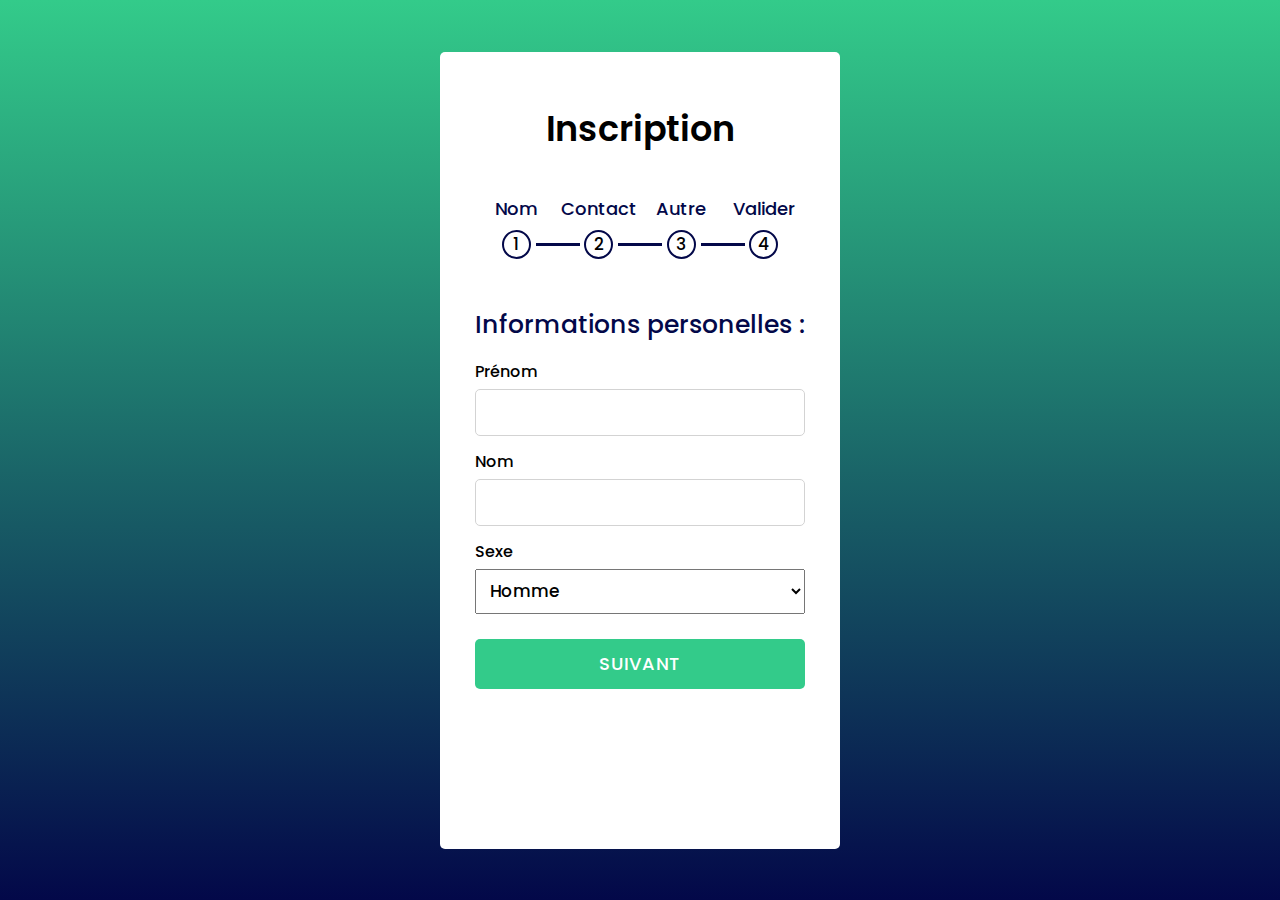
<file: Registration_form/index.html>
<!DOCTYPE html>
<html lang="en">
<head>
    <meta charset="UTF-8">
    <meta http-equiv="X-UA-Compatible" content="IE=edge">
    <meta name="viewport" content="width=device-width, initial-scale=1.0">
    <title>Formulaire d'inscription</title>
    <link rel="stylesheet" href="style.css">
    <link rel="stylesheet" href="https://cdn.jsdelivr.net/npm/boxicons@latest/css/boxicons.min.css">
</head>

<body>
    <div class="container">
        <header>Inscription </header>
        <div class="progress-bar">
            <div class="step"><p>Nom</p>
                <div class="bullet">
                    <span>1</span>
                </div>
                <div class="check bx bx-check "></div>
            </div>
            <div class="step"><p>Contact</p>
                <div class="bullet">
                    <span>2</span>
                </div>
                <div class="check bx bx-check"></div>
            </div>
            <div class="step"><p>Autre</p>
                <div class="bullet">
                    <span>3</span>
                </div>
                <div class="check bx bx-check"></div>
            </div>
            <div class="step"><p>Valider</p>
                <div class="bullet">
                    <span>4</span>
                </div>
                <div class="check bx bx-check"></div>
            </div>
            
        </div>
        <div class="form-outer">
            <form action="#">
                <div class="page slidepage">
                    <div class="title">
                        Informations personelles :
                    </div>
                    <div class="field">
                        <div class="label">
                            Prénom
                        </div>
                        <input type="text">
                    </div>
                    <div class="field">
                        <div class="label">
                            Nom
                        </div>
                        <input type="text">
                    </div>
                    <div class="field">
                        <div class="label">
                            Sexe
                        </div>
                        <select>
                            <option>Homme</option>
                            <option>Femme</option>
                        </select>
                    </div>
                    <div class="field nextBtn">
                        <button>Suivant</button>
                    </div>
                </div>


                <div class="page">
                    <div class="title">
                        Contact
                    </div>
                    <div class="field">
                        <div class="label">
                            Email
                        </div>
                        <input type="text">
                    </div>
                    <div class="field">
                        <div class="label">
                            Numéro de téléphone
                        </div>
                        <input type="number">
                    </div>
                    <div class="field btns">
                        <button class="prev-1 prev">Précédent </button>
                        <button class="next-1 next">Suivant </button>
                    </div>
                </div>


                <div class="page">
                    <div class="title">
                        Autres Informations
                    </div>
                    <div class="field">
                        <div class="label">
                            Date de naissance
                        </div>
                        <input type="date">
                    </div>
                    <div class="field">
                        <div class="label">
                            Ville
                        </div>
                        <input type="text">
                    </div>
                    <div class="field">
                        <div class="label">
                            Code Postal
                        </div>
                        <input type="number">
                    </div>
                    <div class="field">
                        <div class="label">
                            Profession
                        </div>
                        <input type="text">
                    </div>
                    <div class="field btns">
                        <button class="prev-2 prev">Précédent </button>
                        <button class="next-2 next">Suivant </button>
                    </div>
                </div>

                <div class="page">
                    <div class="title">Saisissez un nom d'utilisateur et un mot de passe valide</div>
                    <div class="field">
                        <div class="label">
                            Nom d'utilisateur
                        </div>
                        <input type="text">
                    </div>
                    <div class="field">
                        <div class="label">
                            Mot de passe
                        </div>
                        <input type="password">
                    </div>
                    <div class="field btns">
                        <button class="prev-3 prev">Précédent </button>
                        <button class="Submit">Valider</button>
                    </div>
                </div>
            </form>
        </div>
    </div>
    
    <script src="main.js"></script>
</body>
</html>
</file>
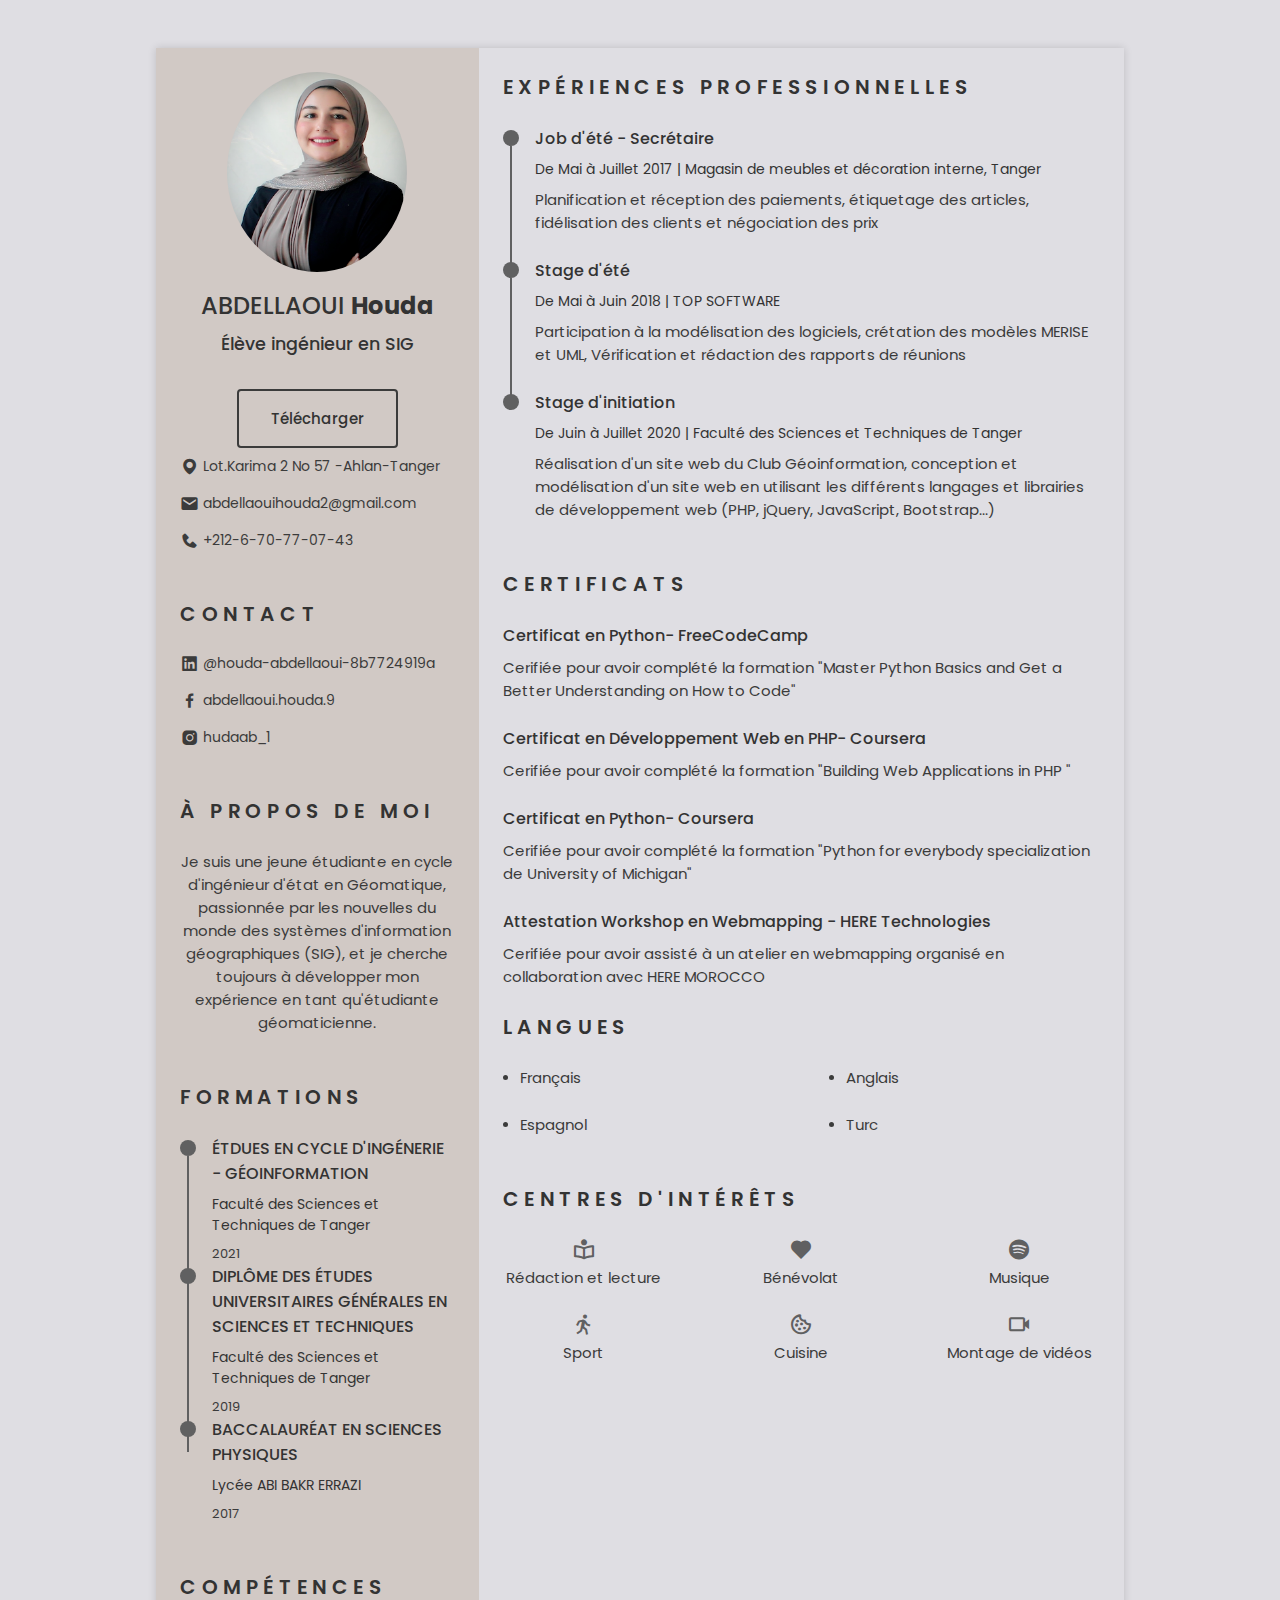
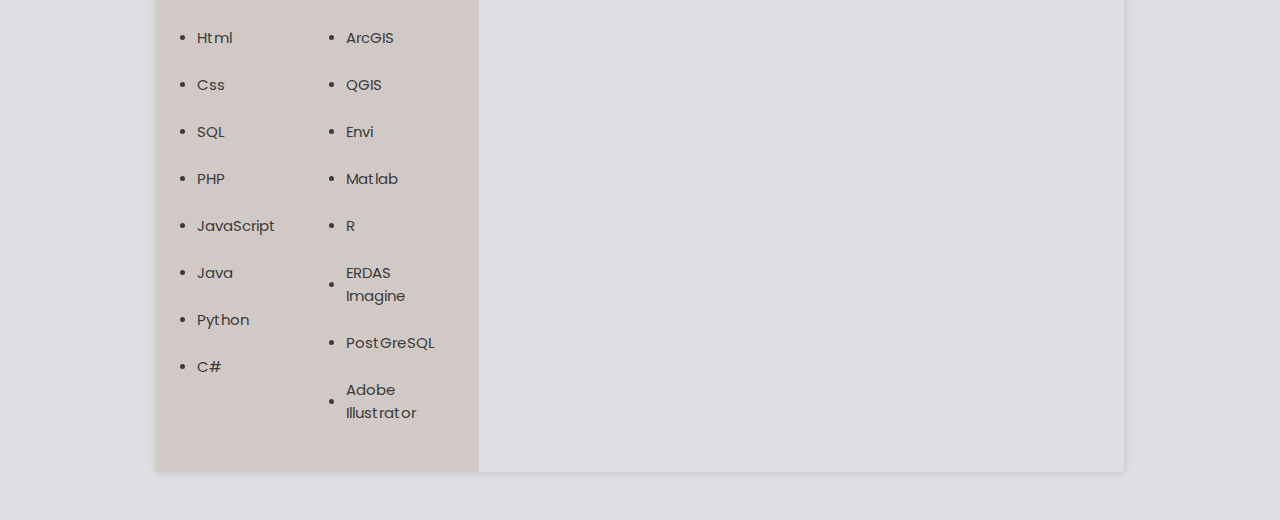
<file: Responsive_cv/index.html>
<!DOCTYPE html>
<html lang="fr">
<head>
    <meta charset="UTF-8">
    <meta http-equiv="X-UA-Compatible" content="IE=edge">
    <meta name="viewport" content="width=device-width, initial-scale=1.0">
    
    <!--Icones-->
    <link rel="stylesheet" href="https://cdn.jsdelivr.net/npm/boxicons@latest/css/boxicons.min.css">
    
    <!--CSS-->
    <link rel="stylesheet" href="assets/css/styles.css">  

    <title>Houda ABDELLAOUI - CV-</title>

</head>
<body>
    <header class="l-header" id="header">
        <nav class="nav bd-container">
            <a href="#" class="nav_logo">ABDELLAOUI</a>
            <div class="nav__menu" id="nav-menu">
                <ul class="nav__list">
                    <li class="nav__item">
                        <a href="#home" class="nav__link">
                            <i class='bx bxs-home nav__icon'></i>Accueil
                        </a>
                    </li>
                    <li class="nav__item">
                        <a href="#profile" class="nav__link">
                            <i class='bx bxs-user nav__icon'></i>À propos de moi
                        </a>
                    </li>
                    <li class="nav__item">
                        <a href="#section" class="nav__link">
                            <i class='bx bxs-school nav__icon' ></i>Formations
                        </a>
                    </li>
                    <li class="nav__item">
                        <a href="#skills" class="nav__link">
                            <i class='bx bxs-comment-check nav__icon' ></i>Compétences
                        </a>
                    </li>
                    <li class="nav__item">
                        <a href="#experience" class="nav__link">
                            <i class='bx bxs-network-chart nav__icon'></i>Expériences professionelles
                        </a>
                    </li>
                    <li class="nav__item">
                        <a href="#certificates" class="nav__link">
                            <i class='bx bx-award nav__icon'></i>Certificats
                        </a>
                    </li>
                    <li class="nav__item">
                        <a href="#interests" class="nav__link">
                            <i class='bx bx-book-heart nav__icon'></i>Centres d'intérêt
                        </a>
                    </li>
                </ul>
            </div>
            <div class="nav__toggle" id="nav-toggle">
                <i class='bx bx-grid-alt'></i>
            </div>
        </nav>
    </header>

    <main class="l-main bd-container">
        <div class="resume">
            <div class="resume-left">
                <!-- Accueil-->
                <section class="home" id="home">
                    <div class="home__container section bd-grid">
                        <div class="home__data bd-grid">
                            <img src="assets/img/IMG-7073.png" alt="" class="home__img">

                            <h1 class="home__title">ABDELLAOUI <b>Houda</b></h1>
                            <h3 class="homeprofession">Élève ingénieur en SIG</h3>

                            <div>
                                <a download ="" href="assets/pdf/CV_Houda_Abdellaoui.pdf" class="home_button-download">Télécharger</a>
                            </div>

                            <div class="home__address bd-grid">
                                <span class="home__information">
                                    <i class='bx bxs-map  home__icon' ></i>Lot.Karima 2 No 57 -Ahlan-Tanger
                                </span>
                                <span class="home__information">
                                    <i class='bx bxs-envelope home__icon' ></i>abdellaouihouda2@gmail.com
                                </span>
                                <span class="home__information">
                                    <i class='bx bxs-phone home__icon' ></i>+212-6-70-77-07-43
                                </span>
                    
                            </div>

                        </div>
                    </div>
                </section>
                <section class="social section">
                    <h2 class="section-title">Contact</h2>

                    <div class="social__container bd-grid">
                        <a href="https://www.linkedin.com/" target="_blank" class="social__link">
                            <i class='bx bxl-linkedin-square social__icon'></i>@houda-abdellaoui-8b7724919a
                        </a>
                        <a href="https://www.facebook.com" target="_blank"class="social__link">
                            <i class='bx bxl-facebook social__icon' ></i>abdellaoui.houda.9
                        </a>
                        <a href="https://www.instagram.com/?hl=fr" target="_blank"class="social__link">
                            <i class='bx bxl-instagram-alt social__icon' ></i>hudaab_1
                        </a>
                    </div>
                </section>
                <!-- A propos de moi -->
                <section class="profile section" id="profile">
                    <h2 class="section-title">À propos de moi</h2>

                    <p class="profile_description">
                        Je suis une jeune étudiante en cycle d'ingénieur d'état en Géomatique, passionnée par les nouvelles du monde des systèmes d'information géographiques (SIG), et je cherche toujours à développer mon expérience en tant qu'étudiante géomaticienne.
                    </p>
                </section>

                    <!-- Formations-->
                <section class="education section" id="section">
                    <h2 class="section-title">Formations</h2>

                    <div class="education__container bd_grid">
                        <div class="education__content">
                            <div class="education__time">
                                <span class="education__rounder"></span>
                                    <span class="education__line"></span>
            
                            </div>
                            <div class="education__data bd-grid">
                                <h3 class="education__title">ÉTDUES EN CYCLE D'INGÉNERIE - GÉOINFORMATION</h3>
                                <span class="education__school">Faculté des Sciences et Techniques de Tanger</span>
                                <span class="education__year">2021</span>
                            </div>
                        </div>


                        <div class="education__content">
                            <div class="education__time">
                                <span class="education__rounder"></span>
                                    <span class="education__line"></span>

                            </div>
                            <div class="education__data bd-grid">
                                <h3 class="education__title">DIPLÔME DES ÉTUDES UNIVERSITAIRES GÉNÉRALES EN SCIENCES ET TECHNIQUES</h3>
                                <span class="education__school">Faculté des Sciences et Techniques de Tanger</span>
                                <span class="education__year">2019</span>
                            </div>
                        </div>
                


                        <div class="education__content">
                            <div class="education__time">
                                <span class="education__rounder"></span>
                                <!-- <span class="education__line"></span> -->
                            </div>
                            <div class="education__data bd-grid">
                                <h3 class="education__title">BACCALAURÉAT EN SCIENCES PHYSIQUES</h3>
                                <span class="education__school">Lycée ABI BAKR ERRAZI</span>
                                <span class="education__year">2017</span>
                            </div>
                        </div>
                    </div>
                </section>

                <!-- Compétences-->
                <section class="skills section" id="skills">
                    <h2 class="section-title">Compétences</h2>

                    <div class="skills__content bd-grid">
                        <ul class="skills__data">
                            <li class="skills__name">
                                <span class="skills__circle"></span> Html
                            </li>
                            <li class="skills__name">
                                <span class="skills__circle"></span> Css
                            </li>
                            <li class="skills__name">
                                <span class="skills__circle"></span> SQL
                            </li>
                            <li class="skills__name">
                                <span class="skills__circle"></span> PHP
                            </li>
                            <li class="skills__name">
                                <span class="skills__circle"></span> JavaScript 
                            </li>
                            <li class="skills__name">
                                <span class="skills__circle"></span> Java
                            </li>
                            <li class="skills__name">
                                <span class="skills__circle"></span> Python
                            </li>
                            <li class="skills__name">
                                <span class="skills__circle"></span> C#
                            </li>
                        </ul>

                        <ul class="skills__data">
                            <li class="skills__name">
                                <span class="skills__circle"></span> ArcGIS
                            </li>
                            <li class="skills__name">
                                <span class="skills__circle"></span> QGIS
                            </li>
                            <li class="skills__name">
                                <span class="skills__circle"></span> Envi
                            </li>
                            <li class="skills__name">
                                <span class="skills__circle"></span> Matlab
                            </li>
                            <li class="skills__name">
                                <span class="skills__circle"></span> R
                            </li>
                            <li class="skills__name">
                                <span class="skills__circle"></span> ERDAS Imagine
                            </li>
                            <li class="skills__name">
                                <span class="skills__circle"></span> PostGreSQL
                            </li>
                            <li class="skills__name">
                                <span class="skills__circle"></span> Adobe Illustrator
                            </li>
                        </ul>
                    </div>
                </section>
            </div>

            <div class="resume-right">
                <section class="experience section" id="experience">
                    <h2 class="section-title">Expériences Professionnelles</h2>

                    <div class="experience__container bd-grid">
                        <div class="experience__content">
                            <div class="experience__time">
                                <span class="experience__rounder"></span>
                                <span class="experience__line"></span>
                            </div>

                            <div class="experience__data bd-grid">
                                <h3 class="experience__title">Job d'été - Secrétaire</h3>
                                <span class="experience__company"> De Mai à Juillet 2017 | Magasin de meubles et décoration interne, Tanger</span>
                                <p class="experience__description">Planification et réception des paiements, étiquetage des articles, fidélisation des clients et négociation des prix</p>
                            </div>
                        </div>

                        <div class="experience__content">
                            <div class="experience__time">
                                <span class="experience__rounder"></span>
                                <span class="experience__line"></span>
                            </div>

                            <div class="experience__data bd-grid">
                                <h3 class="experience__title">Stage d'été</h3>
                                <span class="experience__company"> De Mai à Juin 2018 | TOP SOFTWARE</span>
                                <p class="experience__description">Participation à la modélisation des logiciels, crétation des modèles MERISE et UML, Vérification et rédaction des rapports de réunions </p>
                            </div>
                        </div>

                        <div class="experience__content">
                            <div class="experience__time">
                                <span class="experience__rounder"></span>
                                <!-- <span class="experience__line"></span> -->
                            </div>

                            <div class="experience__data bd-grid">
                                <h3 class="experience__title">Stage d'initiation</h3>
                                <span class="experience__company"> De Juin à Juillet 2020 | Faculté des Sciences et Techniques de Tanger </span>
                                <p class="experience__description">Réalisation d'un site web du Club Géoinformation, conception et modélisation d'un site web en utilisant les différents langages et librairies de développement web (PHP, jQuery, JavaScript, Bootstrap...) </p>
                            </div>
                        </div>
                    </div>
                </section>

                <section class="certificate section" id="certificates">
                    <h2 class="section-title">Certificats</h2>

                    <div class="certificate__container bd-grid">
                        <div class="certificate__content">
                            <h3 class="certificate__title">Certificat en Python- FreeCodeCamp</h3>
                            <p class="certificate_description">Cerifiée pour avoir complété la formation "Master Python Basics and Get a Better Understanding on How to Code"  </p>
                        </div>

                        <div class="certificate__content">
                            <h3 class="certificate__title">Certificat en Développement Web en PHP- Coursera</h3>
                            <p class="certificate_description">Cerifiée pour avoir complété la formation "Building Web Applications in PHP "  </p>
                        </div>

                        <div class="certificate__content">
                            <h3 class="certificate__title">Certificat en Python- Coursera </h3>
                            <p class="certificate_description">Cerifiée pour avoir complété la formation "Python for everybody specialization de University of Michigan"</p>
                        </div>

                        <div class="certificate__content">
                            <h3 class="certificate__title">Attestation Workshop en Webmapping - HERE Technologies  </h3>
                            <p class="certificate_description">Cerifiée pour avoir assisté à un atelier en webmapping organisé en collaboration avec HERE MOROCCO</p>
                        </div>
                    </div>
                </section>

                <section class="languagessection">
                    <h2 class="section-title">Langues</h2>

                    <div class="languages__container">
                        <ul class="languages__content bd-grid">
                            <li class="languages__name">
                                <span class="languages__circle"></span> Français
                            </li>
                            <li class="languages__name">
                                <span class="languages__circle"></span> Anglais
                            </li>
                            <li class="languages__name">
                                <span class="languages__circle"></span> Espagnol
                            </li>
                            <li class="languages__name">
                                <span class="languages__circle"></span> Turc
                            </li>
                        </ul>
                    </div>
                </section>

                <section class="interests section" id="interests">
                    <h2 class="section-title">Centres d'intérêts</h2>

                    <div class="interests__container bd-grid">
                        <div class="interests__content">
                            <i class='bx bx-book-reader interests__icon'></i>
                            <span class="interests__name">Rédaction et lecture</span>
                        </div>

                        <div class="interests__content">
                            <i class='bx bxs-heart interests__icon'></i>
                            <span class="interests__name">Bénévolat</span>
                        </div>

                        <div class="interests__content">
                            <i class='bx bxl-spotify interests__icon'></i>
                            <span class="interests__name">Musique</span>
                        </div>

                        <div class="interests__content">
                            <i class='bx bx-walk interests__icon'></i>
                            <span class="interests__name">Sport</span>
                        </div>

                        <div class="interests__content">
                            <i class='bx bx-cookie interests__icon'></i>
                            <span class="interests__name">Cuisine</span>
                        </div>

                        <div class="interests__content">
                            <i class='bx bx-video interests__icon' ></i>
                            <span class="interests__name">Montage de vidéos</span>
                        </div>
                    </div>
                </section>





            </div>
        </div>
    </main>

    <a href="#" class="scrolltop" id="scrolltop">
        <i class='bx bx-chevron-up-circle scrolltop__icon' ></i>
    </a>
    
  
    <script src="assets/js/main.js"></script>
</body>
</html>
</file>
<file: Registration_form/style.css>
@import url('https://fonts.googleapis.com/css2?family=Poppins:wght@400;500;600&display=swap');

*{
    margin: 0;
    padding: 0;
    outline: none;
    font-family: 'Poppins', sans-serif;
}

body{
    display: flex;
    align-items: center;
    justify-content: center;
    min-height: 100vh;
    background: -webkit-linear-gradient(bottom,rgb(3, 8, 73),rgb(51, 203, 138))
}


.container{
    width: 330px;
    background: #fff;
    border-radius: 5px;
    text-align: center;
    padding: 50px 35px 10px 35px;
}

.container header{
    font-size: 35px;
    font-weight: 600;
    margin: 0 0 30px 0;
}

.container .form-outer{
    width: 100%;
    overflow: hidden;
}
.container .form-outer form{
    display: flex;
    width: 400%;
}
.form-outer form .page{
    width: 25%;
    transition: margin-left 0.3s ease-in-out;
}

.form-outer form .page .title{
    text-align: left;
    font-size: 25px;
    font-weight: 500;
    color: rgb(3, 8, 73);
}

.form-outer form .page .field{
    height: 45px;
    width: 330px;
    margin: 45px 0;
    display: flex;
    position: relative;
}

.form-outer form .page .field .label{
    position: absolute;
    top: -30px;
    font-weight: 500;
}
.form-outer form .page .field input{
    height: 100%;
    width: 100%;
    border: 1px solid lightgray;
    border-radius: 5px;
    font-size: 18px;
    padding-left: 15px;
}
form .page .field select{
    width: 100%;
    padding-left: 10px;
    font-size: 17px;
    font-weight: 500;
}
.form-outer form .page .field button{
    width: 100%;
    height: calc(100% + 5px);
    margin-top: -20px;
    border: none;
    background: rgb(51, 203, 138);
    border-radius: 5px;
    color: white;
    font-size: 18px;
    font-weight: 500;
    letter-spacing: 1px;
    text-transform: uppercase;
    cursor: pointer;
    transition: 0.5s ease;
}

.form-outer form .page .field button:hover{
    background: rgb(3, 8, 73);
}

.form-outer form .page .btns button{
    margin-top: -20px!important;

}

form .page .btns button .prev{
    margin-right: 3px;
    font-size: 17px;
}
form .page .btns button .next{
    margin-left: 3px;

}
.container .progress-bar{
    display: flex;
    margin: 40px 0;
}

.container .progress-bar .step{
    position: relative;
    text-align: center;
    width: 100%;
}
.progress-bar .step p{
    font-size: 18px;
    font-weight: 500;
    color: rgb(3, 8, 73);
    margin-bottom: 8px;
    transition: 0.2s;
}
.progress-bar .step p.active{
    color:rgb(51, 203, 138)
}

.progress-bar .step .bullet{
    position: relative;
    height: 25px;
    width: 25px;
    border:  2px solid rgb(3, 8, 73);
    display: inline-block;
    border-radius: 50%;
    transition: 0.2s;
}
.progress-bar .step .bullet.active{
    border-color: rgb(51, 203, 138);
    background-color: rgb(51, 203, 138);
}

.progress-bar .step:last-child .bullet::before,
.progress-bar .step:last-child .bullet::after{
    display: none;
}

.progress-bar .step .bullet::before,
.progress-bar .step .bullet::after{
    position: absolute;
    content: '';
    bottom: 11px;
    right: -51px;
    height: 3px;
    width: 44px;
    background: rgb(3, 8, 73);
}
.progress-bar .step .bullet.active::after{
    background: RGB(51, 203, 138);
    transform: scaleX(0);
    transform-origin: left;
    animation: animate 0.3s linear forwards;
}
@keyframes animate {
    100%{
        transform: scaleX(1);

    }
    
}

.progress-bar .step .bullet span{
    font-weight: 500;
    font-size: 17px;
    line-height: 25px;
    position: absolute;
    left: 50%;
    transform: translateX(-50%);
}
.progress-bar .step .bullet.active span{
    display: none;
}
.progress-bar .step .check{
    position: absolute;
    left: 50%;
    top: 70%;
    font-size: 15px;
    transform: translate(-50%,-50%);
    display: none;
}

.progress-bar .step .check.active{
    display: block;
    color :#fff;

}
</file>
<file: Responsive_cv/assets/css/styles.css>
/* Fonts */
@import url('https://fonts.googleapis.com/css2?family=Poppins:wght@400;500;600&display=swap');

/*=== Variables CSS ===*/
:root{
    --header-height: 3rem; 

    /*colors*/
    --title-color: rgb(51,51,51);
    --text-color: rgb(59, 59, 59); 
    --text-color-light: rgb(96, 96, 97);
    --container-color: rgb(209,201,197);
    --body-color: rgb(223,222,227);

     /*font-size*/
    --body-font: 'Poppins', sans-serif;
    --h1-font-size:1.5rem;
    --h2-font-size:1.25rem;
    --h3-font-size: 1rem;
    --normal-font-size:.938rem;
    --small-font-size: .875rem;
    --smaller-font-size: .813rem;

     /*font-weight*/
    --font-medium: 500;
    --font-semi-bold: 600;

     /*margins*/
    --mb-1:.5rem;
    --mb-2:1rem;
    --mb-3:1.5rem;

     /* z-index */
     --z-tooltip: 10;
     --z-fixed:100;
}

*,::before,::after{
    box-sizing: border-box;
}

html{
    scroll-behavior: smooth;
}


body{
    margin: 0 0 var(--header-height) 0;
    padding: 0;
    font-family: var(--body-font);
    font-size: var(--normal-font-size);
    background-color: var(--body-color);
    color: var(--text-color);   
}
h1,h2,h3,ul,p{
    margin: 0
}

h1,h2,h3{
    color: var(--title-color);
    font-weight: var(--font-medium);
}
ul{
    padding: 0;
    list-style: none;
}

a{
    text-decoration: none;
}

img{
    max-width: 100%;
    height:auto
}
.section{
    padding: 1.5rem 0;
}
.section-title{
    font-size: var(--h2-font-size);
    color:var(--title-color);
    font-weight: var(--font-semi-bold);
    text-transform: uppercase;
    letter-spacing: .35rem;
    text-align: center;
    margin-bottom: var(--mb-3);

}
.bd-container{
    max-width: 968px;
    width: calc(100%- 3rem);
    margin-left: var(--mb-3);
    margin-right: var(--mb-3);
}
.bd-grid{
    display: grid;
    gap:1.5rem;
}
.l-header{
    width: 100%;
    position: fixed;
    bottom:0;
    left: 0;
    z-index: var(--z-fixed);
    background-color: var(--body-color);
    box-shadow: 0 -1px 4px rgba(0,0,0,.1);
    transition: .3s;
}
.nav{
 height: var(--header-height);
 display: flex;
 justify-content: space-between;
 align-items: center;
}

@media screen and (max-width:968px){
    .nav__menu{
        position: fixed;
        bottom: -100%;
        left: 0;
        width: 100% ;
        padding:2rem 1.5rem;
        background-color: var(--body-color);
        box-shadow: 0 1px 4px rgba(0,0,0,.1);
        border-radius: 1rem 1rem 0 0;
        z-index: var(--z-fixed); 
        transition: .3s;   
    }
}

.nav__logo,
.nav__toggle{
    color: var(--title-color);
    font-weight: var(--font-medium);
}

.nav__toggle{
    font-size:1.2rem;
    cursor: pointer;

}
.nav__item{
    text-align: center;
}
.nav__list{
    display: grid;
    grid-template-columns: repeat(3, 1fr);
    gap:2rem;
}

.nav__link{
    display: flex;
    flex-direction: column;
    font-size:var(--small-font-size);
    color:var(--text-color-light);
    font-weight: var(--font-medium);
}

.nav__link:hover{
    color: var(--title-color);
}
.nav__icon{
    font-size: 1.2rem;
    margin-bottom: var(--mb-1);
}

/*Affichage du menu*/
.show-menu{
    bottom: var(--header-height); 
}

.active-link{
    color: var(--title-color);
}

.home{
    position: relative;
}
.home__container{
    gap:3rem;
}

.home__data{
    gap: .5rem;
    text-align: center;
}

.home__img{
    width: 180px;
    height: 200px;
    border-radius: 50%;
    justify-self: center;
    margin-bottom: var(--mb-1);
}

.home__title{
    font-size: var(--h1-font-size);
}
.home__profession{
    font-size: var(--normal-font-size);
    margin-bottom: var(--mb-1);
}
.home__address{
    gap: 1rem;
}
.home__information{
    display: flex;
    align-items: center;
    font-size: var(--small-font-size);
}
.home__icon{
    font-size: 1.2rem;
    margin-right: .25rem;
}

.home_button-download{
    display: inline-block;
    border: 2px solid var(--text-color);
    color: var(--title-color);
    padding: 1rem 2rem;
    border-radius: .25rem;
    transition: .3s;
    font-weight: var(--font-medium);
    margin-top: var(--mb-3);
}

.home_button-download:hover{
    background-color: var(--text-color);
    color:var(--container-color);

}
.social__container{
    grid-template-columns: max-content;
    gap: 1rem;
}

.social__link{
    display: inline-flex;
    align-items: center;
    font-size: var(--small-font-size);
    color: var(--text-color);
}

.social__link:hover{
    color: var(--title-color);
}

.social__icon{
    font-size: 1.2rem;
    margin-right: .25rem;
}

.profile_description{
    text-align: center;

}

.education__content,
.experience__content{
    display: flex;
}
.education__time,
.experience__time{
    padding-right: 1rem;
}

.education__rounder,
.experience__rounder{
    position: relative;
    display: block;
    width: 16px;
    height: 16px;
    background-color: var(--text-color-light);
    border-radius: 50%;
    margin-top:.25rem;
}

.education__line,
.experience__line{
    display: block;
    width: 2px;
    height: 110%;
    background-color: var(--text-color-light);
    transform: translate(7px , 0);
}

.education__data,
.experience__data{
    gap: .5rem;
}

.education__title,
.experience__title{
    font-size: var(--h3-font-size);
}
.education__school,
.experience__company{
    font-size: var(--small-font-size);
    color: var(--title-color);
}
.education__year{
    font-size: var(--smaller-font-size);
}

.skills__content,
.languages__content{
    grid-template-columns: repeat(2, 1fr);
}

.languages__content{
    gap: 0;
}
.skills__name,
.languages__name{
    display: flex;
    align-items: center;
     margin-bottom: var(--mb-3);
}

.skills__circle,
.languages__circle{
    display: inline-block;
    width: 5px;
    height: 5px;
    background-color: var(--text-color);
    border-radius: 50%;
    margin-right: .75rem;
}

.certificate__title{
    font-size: var(--h3-font-size);
    margin-bottom: var(--mb-1);
}

.interests__container{
    grid-template-columns: repeat(3,1fr);
    margin-top: var(--mb-2);
}

.interests__content{
    display: flex;
    flex-direction: column;
    align-items: center;
}
.interests__icon{
     font-size: 1.5rem;
     color: var(--text-color-light);
     margin-bottom: .25rem;
}

.scrolltop{
    position: fixed;
    right: 1rem;
    bottom: -20%;
    display: flex;
    justify-content:center ;
    align-items: center;
    padding: .3rem;
    /*background-color: var(--text-color-light);*/
    border-radius: .4rem;
    z-index: var(--z-tooltip);
    transition: .4s;
    /* visibility: hidden; */
}

.scrolltop__icon{
    font-size: 2rem;
    color:var(--text-color);
 
}

.show-scroll{
    visibility: visible;
    bottom: 5rem;
}

@media screen and (max-width:320px){
    .nav__list{
        grid-template-columns: repeat(2, 1fr);
        gap: 1rem .5rem;
    }   
}


@media screen and (min-width:968px){
    body{
        margin: 3rem 0;
    }

    .bd-container{        
        margin-left: auto;
        margin-right: auto;
    }

    .l-header,
    .scrolltop{
        display: none;
    }
   
    .resume{
        display: grid;
        grid-template-columns: .5fr 1fr;
        box-shadow: 0 0 8px rgba(13,12,12,.15);
    }
    .resume-left{
        background-color:var(--container-color);
    }
    
    .resume-left,
    .resume-right{
        padding:0 1.5rem;
    }

    .section-title,
    .profile__description{
        text-align: initial;
    }

    .home__container{
        gap: 1.5rem;
    }

    .home__button-download{
        display: none;

    }

    .languages__content{
        grid-template-columns: repeat (3,max-content );
        column-gap: 3.5rem;
    }

    .interests__container{
        grid-template-columns: repeat (4,max-content );
        column-gap: 3.5rem;
    }

}
</file>
